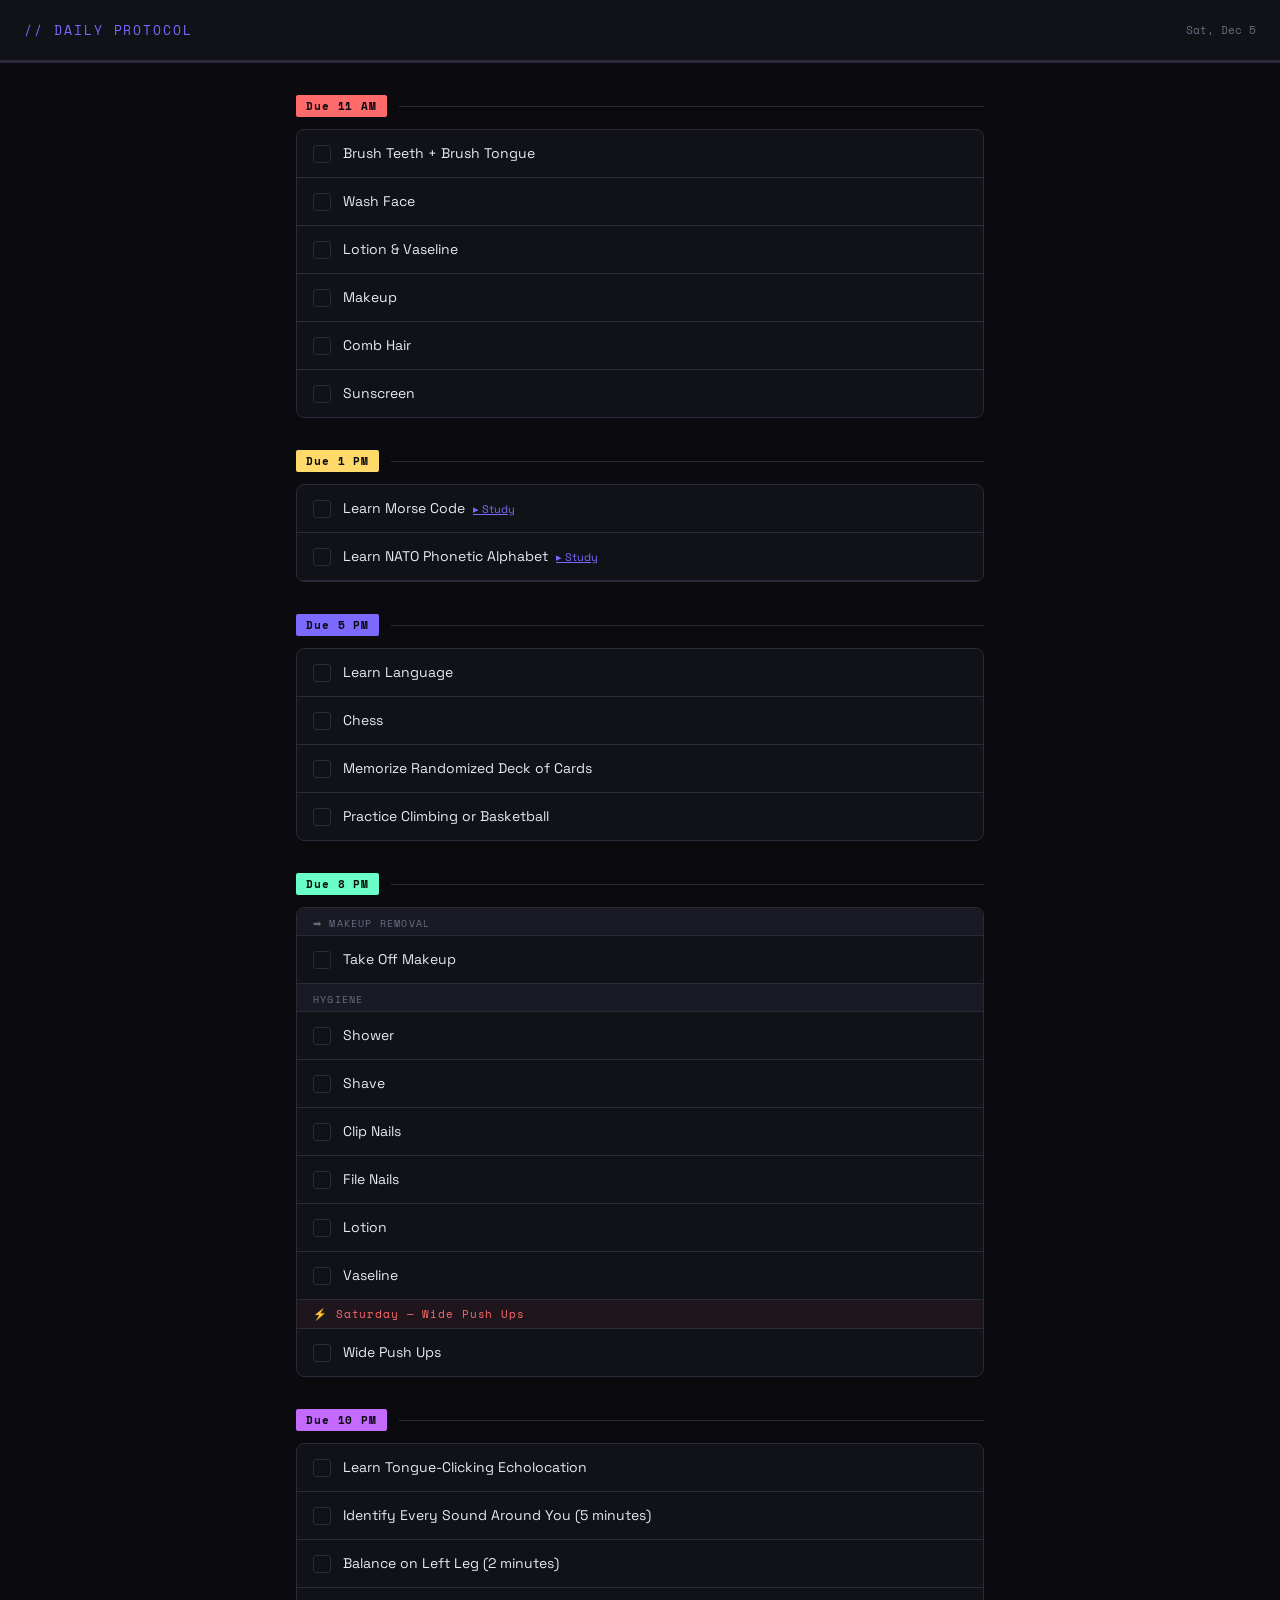
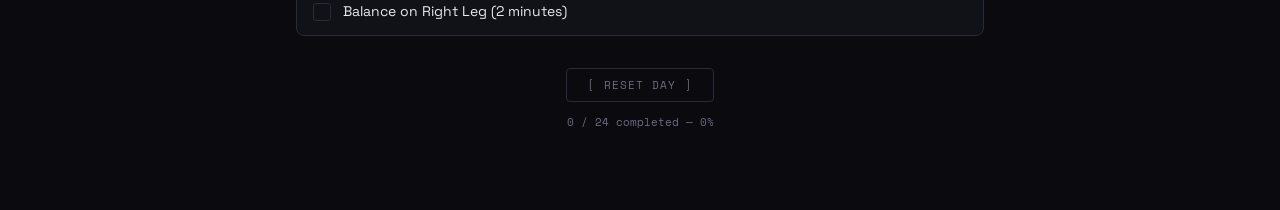
<file: index.html>
<!DOCTYPE html>
<html lang="en">
<head>
<meta charset="UTF-8">
<meta name="viewport" content="width=device-width, initial-scale=1.0">
<title>Daily Protocol</title>
<style>
  @import url('https://fonts.googleapis.com/css2?family=Space+Grotesk:wght@300;400;500;600;700&family=Space+Mono:wght@400;700&display=swap');

  :root {
    --bg: #0a0a0f;
    --surface: #111118;
    --surface2: #1a1a24;
    --border: #2a2a3a;
    --accent: #7c6aff;
    --accent2: #ff6a6a;
    --accent3: #6affc8;
    --text: #e8e8f0;
    --muted: #6b6b80;
    --done: #2a3a2a;
    --done-text: #4a7a4a;
  }

  * { box-sizing: border-box; margin: 0; padding: 0; }

  body {
    background: var(--bg);
    color: var(--text);
    font-family: 'Space Grotesk', sans-serif;
    min-height: 100vh;
    padding: 0 0 80px;
  }

  header {
    background: var(--surface);
    border-bottom: 1px solid var(--border);
    padding: 20px 24px;
    position: sticky;
    top: 0;
    z-index: 100;
    display: flex;
    align-items: center;
    justify-content: space-between;
  }

  .logo {
    font-family: 'Space Mono', monospace;
    font-size: 13px;
    color: var(--accent);
    letter-spacing: 0.15em;
    text-transform: uppercase;
  }

  .date-display {
    font-family: 'Space Mono', monospace;
    font-size: 11px;
    color: var(--muted);
  }

  .progress-bar-wrap {
    background: var(--border);
    height: 2px;
    width: 100%;
    position: sticky;
    top: 61px;
    z-index: 99;
  }
  .progress-bar-fill {
    height: 100%;
    background: linear-gradient(90deg, var(--accent), var(--accent3));
    transition: width 0.4s ease;
    width: 0%;
  }

  main { max-width: 720px; margin: 0 auto; padding: 0 16px; }

  .time-block {
    margin-top: 32px;
  }

  .time-header {
    display: flex;
    align-items: center;
    gap: 12px;
    margin-bottom: 12px;
  }

  .time-badge {
    font-family: 'Space Mono', monospace;
    font-size: 11px;
    font-weight: 700;
    color: var(--bg);
    background: var(--accent);
    padding: 3px 10px;
    border-radius: 2px;
    letter-spacing: 0.08em;
    white-space: nowrap;
  }
  .time-badge.red { background: var(--accent2); }
  .time-badge.green { background: var(--accent3); color: #0a0f0a; }
  .time-badge.yellow { background: #ffd96a; color: #0a0a0f; }
  .time-badge.purple { background: #c46aff; }
  .time-badge.allday { background: var(--muted); }

  .time-rule { flex: 1; height: 1px; background: var(--border); }

  .block-card {
    background: var(--surface);
    border: 1px solid var(--border);
    border-radius: 8px;
    overflow: hidden;
  }

  .checklist-item {
    display: flex;
    align-items: flex-start;
    gap: 12px;
    padding: 13px 16px;
    border-bottom: 1px solid var(--border);
    cursor: pointer;
    transition: background 0.15s;
    user-select: none;
  }
  .checklist-item:last-child { border-bottom: none; }
  .checklist-item:hover { background: var(--surface2); }
  .checklist-item.completed {
    background: var(--done);
    opacity: 0.6;
  }

  .check-box {
    width: 18px;
    height: 18px;
    border: 1.5px solid var(--border);
    border-radius: 3px;
    flex-shrink: 0;
    margin-top: 2px;
    display: flex;
    align-items: center;
    justify-content: center;
    transition: all 0.15s;
  }
  .checklist-item.completed .check-box {
    background: var(--accent3);
    border-color: var(--accent3);
  }
  .check-box svg { display: none; }
  .checklist-item.completed .check-box svg { display: block; }

  .item-text {
    font-size: 14px;
    line-height: 1.5;
    flex: 1;
  }
  .checklist-item.completed .item-text {
    text-decoration: line-through;
    color: var(--done-text);
  }

  .item-arrow {
    font-size: 11px;
    color: var(--accent);
    margin-left: 4px;
    cursor: pointer;
    text-decoration: underline;
    white-space: nowrap;
  }

  .section-label {
    font-size: 10px;
    font-family: 'Space Mono', monospace;
    color: var(--muted);
    letter-spacing: 0.12em;
    text-transform: uppercase;
    padding: 8px 16px 4px;
    background: var(--surface2);
    border-bottom: 1px solid var(--border);
  }

  .day-only-label {
    font-size: 11px;
    font-family: 'Space Mono', monospace;
    color: var(--accent2);
    padding: 6px 16px;
    background: rgba(255,106,106,0.06);
    border-bottom: 1px solid var(--border);
    letter-spacing: 0.08em;
  }

  /* Teaching panels */
  .teach-panel {
    display: none;
    background: var(--surface2);
    border-top: 1px solid var(--border);
    padding: 20px 18px;
  }
  .teach-panel.open { display: block; }

  .teach-panel h3 {
    font-size: 13px;
    font-family: 'Space Mono', monospace;
    color: var(--accent3);
    letter-spacing: 0.1em;
    text-transform: uppercase;
    margin-bottom: 14px;
  }

  .morse-grid, .nato-grid {
    display: grid;
    grid-template-columns: repeat(auto-fill, minmax(110px, 1fr));
    gap: 6px;
    margin-bottom: 10px;
  }

  .morse-item, .nato-item {
    background: var(--surface);
    border: 1px solid var(--border);
    border-radius: 4px;
    padding: 6px 10px;
    font-family: 'Space Mono', monospace;
    font-size: 12px;
  }

  .morse-item .char { color: var(--accent); font-size: 16px; font-weight: 700; }
  .morse-item .code { color: var(--accent3); font-size: 13px; margin-top: 2px; }

  .nato-item .letter { color: var(--accent); font-size: 15px; font-weight: 700; }
  .nato-item .word { color: var(--text); font-size: 12px; margin-top: 1px; }
  .nato-item .phonetic { color: var(--muted); font-size: 10px; }

  .kali-section { margin-top: 10px; }
  .kali-section p { font-size: 13px; line-height: 1.7; color: var(--text); margin-bottom: 8px; }
  .kali-section strong { color: var(--accent3); }
  .kali-section ul { padding-left: 18px; }
  .kali-section li { font-size: 13px; line-height: 1.8; color: var(--text); }

  .sub-checklist {
    margin-top: 0;
  }
  .sub-checklist .checklist-item {
    padding-left: 32px;
  }

  .reset-btn {
    display: block;
    margin: 32px auto 0;
    background: transparent;
    border: 1px solid var(--border);
    color: var(--muted);
    font-family: 'Space Mono', monospace;
    font-size: 11px;
    padding: 8px 20px;
    border-radius: 4px;
    cursor: pointer;
    letter-spacing: 0.1em;
    transition: all 0.2s;
  }
  .reset-btn:hover { border-color: var(--accent2); color: var(--accent2); }

  .progress-text {
    font-family: 'Space Mono', monospace;
    font-size: 11px;
    color: var(--muted);
    text-align: center;
    padding-top: 12px;
  }

  @media (max-width: 480px) {
    .morse-grid, .nato-grid { grid-template-columns: repeat(auto-fill, minmax(90px, 1fr)); }
  }
</style>
</head>
<body>

<header>
  <div class="logo">// Daily Protocol</div>
  <div class="date-display" id="dateDisplay"></div>
</header>
<div class="progress-bar-wrap"><div class="progress-bar-fill" id="progressBar"></div></div>

<main id="app"></main>

<script>
const TODAY = new Date();
const DAY = TODAY.getDay(); // 0=Sun,1=Mon,...,6=Sat

const DAY_NAMES = ['Sunday','Monday','Tuesday','Wednesday','Thursday','Friday','Saturday'];
document.getElementById('dateDisplay').textContent = TODAY.toLocaleDateString('en-US',{weekday:'short',month:'short',day:'numeric'});

// ── DATA ─────────────────────────────────────────────────────────────────────

const WORKOUT_BY_DAY = {
  1: { label: 'Monday — Chin Ups & Bicep Push Ups', items: ['Chin Ups','Bicep Push Ups'] },
  2: { label: 'Tuesday — Pike Push Ups, Handstands & HSPU', items: ['Pike Push Ups','Handstands','Handstand Push Ups (HSPU)'] },
  3: { label: 'Wednesday — Pull Ups, Inverted Rows & Front Levers', items: ['Pull Ups','Inverted Rows','Front Levers'] },
  4: { label: 'Thursday — Dips & Push Ups', items: ['Dips','Push Ups'] },
  5: { label: 'Friday — Core Circuit', items: ['Crunches','Leg Raises','Dragon Flags','L-Sit / V-Sit','Hanging Knee/Leg Raises'] },
  6: { label: 'Saturday — Wide Push Ups', items: ['Wide Push Ups'] },
  0: { label: 'Sunday — Plyometrics', items: ['Jump Squats','Calf Raises'] },
};

const FRIDAY_FULL = [
  'Explosive Push Ups',
  'Explosive Punching Bag Combinations (long range)',
  'Explosive Punching Bag Combinations (short range)',
  'Fast Punching Bag Combinations (long range)',
  'Fast Punching Bag Combinations (short range)',
  'Footwork Drills',
  'Headwork Drills',
  'Reflex & Tennis Ball',
  'Counter Punching',
];

const SUNDAY_FULL_ITEMS = [
  'Taekwondo Practice',
  'Knife Gripping (Kali) — see lesson below',
  'Knife / Pencil Throwing Practice',
];

const SUNDAY_BOOKS = [
  'Small Unit Tactics — Matthew Luke',
  'KUBARK Interrogation Manual',
  'Visual Intelligence — Amy Herman',
  'SAS Survival Handbook — Lofty Wiseman',
  'Memory Palaces: Method of Loci',
];

// ── BUILD UI ──────────────────────────────────────────────────────────────────

function uid(prefix) {
  return prefix + '_' + Math.random().toString(36).slice(2,8);
}

// State: map of itemId -> checked
let state = {};
try { state = JSON.parse(localStorage.getItem('dailyProtocol_' + TODAY.toDateString()) || '{}'); } catch(e){}

function save() { localStorage.setItem('dailyProtocol_' + TODAY.toDateString(), JSON.stringify(state)); }

function toggle(id, el) {
  state[id] = !state[id];
  save();
  if (state[id]) el.classList.add('completed'); else el.classList.remove('completed');
  updateProgress();
}

let totalItems = 0;
const allItemIds = [];

function makeItem(text, id, sectionOverride) {
  allItemIds.push(id);
  totalItems++;
  const div = document.createElement('div');
  div.className = 'checklist-item' + (state[id] ? ' completed' : '');
  div.dataset.id = id;
  div.innerHTML = `
    <div class="check-box">
      <svg width="10" height="8" viewBox="0 0 10 8" fill="none">
        <path d="M1 4L3.5 6.5L9 1" stroke="#0a0f0a" stroke-width="1.8" stroke-linecap="round"/>
      </svg>
    </div>
    <div class="item-text">${text}</div>`;
  div.addEventListener('click', () => toggle(id, div));
  return div;
}

function makeSection(label) {
  const div = document.createElement('div');
  div.className = 'section-label';
  div.textContent = label;
  return div;
}

function makeTimeBlock(badgeText, badgeClass, title) {
  const wrap = document.createElement('div');
  wrap.className = 'time-block';

  const hdr = document.createElement('div');
  hdr.className = 'time-header';
  hdr.innerHTML = `<div class="time-badge ${badgeClass}">Due ${badgeText}</div><div class="time-rule"></div>`;
  wrap.appendChild(hdr);

  const card = document.createElement('div');
  card.className = 'block-card';
  wrap.appendChild(card);

  return { wrap, card };
}

const app = document.getElementById('app');

// ─── 11 AM ───────────────────────────────────────────────────────────────────
{
  const { wrap, card } = makeTimeBlock('11 AM', 'red', 'Morning Routine');
  const items = ['Brush Teeth + Brush Tongue','Wash Face','Lotion & Vaseline','Makeup','Comb Hair','Sunscreen'];
  items.forEach(t => card.appendChild(makeItem(t, 'am11_' + t.replace(/\W+/g,'_'))));
  app.appendChild(wrap);
}

// ─── 1 PM ────────────────────────────────────────────────────────────────────
{
  const { wrap, card } = makeTimeBlock('1 PM', 'yellow', 'Skills');

  const morseId = uid('morse');
  const morseItem = document.createElement('div');
  morseItem.className = 'checklist-item' + (state['learn_morse'] ? ' completed' : '');
  morseItem.innerHTML = `
    <div class="check-box"><svg width="10" height="8" viewBox="0 0 10 8" fill="none"><path d="M1 4L3.5 6.5L9 1" stroke="#0a0f0a" stroke-width="1.8" stroke-linecap="round"/></svg></div>
    <div class="item-text">Learn Morse Code <span class="item-arrow" id="morseToggle">▸ Study</span></div>`;
  allItemIds.push('learn_morse'); totalItems++;
  morseItem.querySelector('.check-box').addEventListener('click', (e) => { e.stopPropagation(); toggle('learn_morse', morseItem); });
  card.appendChild(morseItem);

  const morsePanel = document.createElement('div');
  morsePanel.className = 'teach-panel';
  morsePanel.id = 'morsePanel';
  morsePanel.innerHTML = `<h3>Morse Code — International Standard</h3><div class="morse-grid" id="morseGrid"></div>
    <p style="font-size:12px;color:#6b6b80;margin-top:8px">· = dot (short)  &nbsp; — = dash (long, 3× dot)</p>`;
  card.appendChild(morsePanel);
  morseItem.querySelector('#morseToggle').addEventListener('click', (e) => {
    e.stopPropagation();
    morsePanel.classList.toggle('open');
    e.target.textContent = morsePanel.classList.contains('open') ? '▾ Study' : '▸ Study';
  });

  const MORSE = {A:'·—',B:'—···',C:'—·—·',D:'—··',E:'·',F:'··—·',G:'——·',H:'····',I:'··',J:'·———',K:'—·—',L:'·—··',M:'——',N:'—·',O:'———',P:'·——·',Q:'——·—',R:'·—·',S:'···',T:'—',U:'··—',V:'···—',W:'·——',X:'—··—',Y:'—·——',Z:'——··','0':'—————','1':'·————','2':'··———','3':'···——','4':'····—','5':'·····','6':'—····','7':'——···','8':'———··','9':'————·'};
  const mg = morsePanel.querySelector('#morseGrid');
  Object.entries(MORSE).forEach(([ch,code])=>{
    const d=document.createElement('div'); d.className='morse-item';
    d.innerHTML=`<div class="char">${ch}</div><div class="code">${code}</div>`;
    mg.appendChild(d);
  });

  const natoId = uid('nato');
  const natoItem = document.createElement('div');
  natoItem.className = 'checklist-item' + (state['learn_nato'] ? ' completed' : '');
  natoItem.innerHTML = `
    <div class="check-box"><svg width="10" height="8" viewBox="0 0 10 8" fill="none"><path d="M1 4L3.5 6.5L9 1" stroke="#0a0f0a" stroke-width="1.8" stroke-linecap="round"/></svg></div>
    <div class="item-text">Learn NATO Phonetic Alphabet <span class="item-arrow" id="natoToggle">▸ Study</span></div>`;
  allItemIds.push('learn_nato'); totalItems++;
  natoItem.querySelector('.check-box').addEventListener('click', (e) => { e.stopPropagation(); toggle('learn_nato', natoItem); });
  card.appendChild(natoItem);

  const natoPanel = document.createElement('div');
  natoPanel.className = 'teach-panel';
  natoPanel.id = 'natoPanel';
  natoPanel.innerHTML = `<h3>NATO Phonetic Alphabet</h3><div class="nato-grid" id="natoGrid"></div>`;
  card.appendChild(natoPanel);
  natoItem.querySelector('#natoToggle').addEventListener('click', (e) => {
    e.stopPropagation();
    natoPanel.classList.toggle('open');
    e.target.textContent = natoPanel.classList.contains('open') ? '▾ Study' : '▸ Study';
  });

  const NATO = [['A','Alpha','AL-fah'],['B','Bravo','BRAH-voh'],['C','Charlie','CHAR-lee'],['D','Delta','DEL-tah'],['E','Echo','EK-oh'],['F','Foxtrot','FOKS-trot'],['G','Golf','GOLF'],['H','Hotel','hoh-TEL'],['I','India','IN-dee-ah'],['J','Juliet','JEW-lee-et'],['K','Kilo','KEE-loh'],['L','Lima','LEE-mah'],['M','Mike','MIKE'],['N','November','no-VEM-ber'],['O','Oscar','OSS-car'],['P','Papa','PAH-pah'],['Q','Quebec','keh-BEK'],['R','Romeo','ROH-mee-oh'],['S','Sierra','see-AIR-rah'],['T','Tango','TANG-go'],['U','Uniform','YOU-ni-form'],['V','Victor','VIK-tah'],['W','Whiskey','WISS-key'],['X','X-ray','EKS-ray'],['Y','Yankee','YANG-kee'],['Z','Zulu','ZOO-loo']];
  const ng = natoPanel.querySelector('#natoGrid');
  NATO.forEach(([l,w,p])=>{
    const d=document.createElement('div'); d.className='nato-item';
    d.innerHTML=`<div class="letter">${l}</div><div class="word">${w}</div><div class="phonetic">${p}</div>`;
    ng.appendChild(d);
  });

  app.appendChild(wrap);
}

// ─── 5 PM ────────────────────────────────────────────────────────────────────
{
  const { wrap, card } = makeTimeBlock('5 PM', 'accent', 'Afternoon Skills');
  ['Learn Language','Chess','Memorize Randomized Deck of Cards','Practice Climbing or Basketball'].forEach(t=>{
    card.appendChild(makeItem(t,'pm5_'+t.replace(/\W+/g,'_')));
  });
  app.appendChild(wrap);
}

// ─── 8 PM ────────────────────────────────────────────────────────────────────
{
  const { wrap, card } = makeTimeBlock('8 PM', 'green', 'Evening Routine');

  // Makeup removal section
  card.appendChild(makeSection('➡ Makeup Removal'));
  card.appendChild(makeItem('Take Off Makeup', 'pm8_makeup_removal'));

  // Hygiene section
  card.appendChild(makeSection('Hygiene'));
  ['Shower','Shave','Clip Nails','File Nails','Lotion','Vaseline'].forEach(t=>{
    card.appendChild(makeItem(t,'pm8_'+t.replace(/\W+/g,'_')));
  });

  // Workout — day-specific
  const workout = WORKOUT_BY_DAY[DAY];
  if (workout) {
    const dayLabel = document.createElement('div');
    dayLabel.className = 'day-only-label';
    dayLabel.textContent = '⚡ ' + workout.label;
    card.appendChild(dayLabel);
    workout.items.forEach(t => card.appendChild(makeItem(t,'pm8_workout_'+t.replace(/\W+/g,'_'))));
  }

  app.appendChild(wrap);
}

// ─── 10 PM ───────────────────────────────────────────────────────────────────
{
  const { wrap, card } = makeTimeBlock('10 PM', 'purple', 'Night Skills');
  [
    'Learn Tongue-Clicking Echolocation',
    'Identify Every Sound Around You (5 minutes)',
    'Balance on Left Leg (2 minutes)',
    'Balance on Right Leg (2 minutes)',
  ].forEach(t => card.appendChild(makeItem(t,'pm10_'+t.replace(/\W+/g,'_'))));
  app.appendChild(wrap);
}

// ─── FRIDAY FULL DAY ─────────────────────────────────────────────────────────
if (DAY === 5) {
  const { wrap, card } = makeTimeBlock('Anytime', 'allday', 'Friday — Boxing & Conditioning');
  FRIDAY_FULL.forEach(t => card.appendChild(makeItem(t,'fri_'+t.replace(/\W+/g,'_'))));
  app.appendChild(wrap);
}

// ─── SUNDAY FULL DAY ─────────────────────────────────────────────────────────
if (DAY === 0) {
  const { wrap, card } = makeTimeBlock('Anytime', 'allday', 'Sunday — Combat & Study');

  SUNDAY_FULL_ITEMS.forEach((t,i) => {
    if (i === 1) {
      // Kali item with teach panel
      const item = document.createElement('div');
      item.className = 'checklist-item' + (state['sun_kali'] ? ' completed' : '');
      item.innerHTML = `
        <div class="check-box"><svg width="10" height="8" viewBox="0 0 10 8" fill="none"><path d="M1 4L3.5 6.5L9 1" stroke="#0a0f0a" stroke-width="1.8" stroke-linecap="round"/></svg></div>
        <div class="item-text">Knife Gripping (Kali) <span class="item-arrow" id="kaliToggle">▸ Lesson</span></div>`;
      allItemIds.push('sun_kali'); totalItems++;
      item.querySelector('.check-box').addEventListener('click', (e) => { e.stopPropagation(); toggle('sun_kali', item); });
      card.appendChild(item);

      const kaliPanel = document.createElement('div');
      kaliPanel.className = 'teach-panel';
      kaliPanel.innerHTML = `<h3>Kali / Arnis — Knife Gripping Fundamentals</h3>
        <div class="kali-section">
          <p><strong>What is Kali (Arnis/Eskrima)?</strong><br>
          A Filipino martial art that is weapon-first. You train with sticks, knives, and empty hands interchangeably. Knife work (Daga) is central — the blade is an extension of the hand, not a separate skill.</p>
          <p><strong>The Two Core Grips:</strong></p>
          <ul>
            <li><strong>Forward Grip (Sak-Sak)</strong> — Blade points forward past the pinky side of the fist. Thumb presses the spine of the handle. Most common for slashing and thrusting. Index finger and middle finger do the fine control; ring + pinky anchor the handle.</li>
            <li><strong>Reverse Grip (Pakal)</strong> — Blade points down past the pinky. Thumb wraps over the top of the handle. Used for hooking, close-range work, and trapping an opponent's limb.</li>
          </ul>
          <p style="margin-top:10px"><strong>Grip Principles (apply to both):</strong></p>
          <ul>
            <li>Hold the handle firmly but not white-knuckle — tension travels up your arm and slows you.</li>
            <li>The pinky and ring finger provide the anchor; the top two fingers guide direction.</li>
            <li>Keep the wrist neutral. A cocked or bent wrist bleeds power and control.</li>
            <li>Practice switching grips fluidly: sak-sak → pakal → sak-sak in one smooth hand motion without looking at the blade.</li>
          </ul>
          <p style="margin-top:10px"><strong>Drill: "Live Hand" Awareness</strong><br>
          In Kali, your non-weapon hand (the "live hand") is always active — checking, redirecting, or trapping. While practicing grip transitions, keep your free hand raised and relaxed in a guard position. Never let it hang.</p>
          <p><strong>Safety Note:</strong> Practice all grip and transition drills with a trainer knife or marked practice blade first. Speed comes after precision is automatic.</p>
        </div>`;
      card.appendChild(kaliPanel);
      item.querySelector('#kaliToggle').addEventListener('click', (e) => {
        e.stopPropagation();
        kaliPanel.classList.toggle('open');
        e.target.textContent = kaliPanel.classList.contains('open') ? '▾ Lesson' : '▸ Lesson';
      });
    } else {
      card.appendChild(makeItem(t,'sun_'+t.replace(/\W+/g,'_')));
    }
  });

  // Books sub-checklist
  card.appendChild(makeSection('📚 Reading Progress'));
  SUNDAY_BOOKS.forEach(b => card.appendChild(makeItem(b,'sun_book_'+b.replace(/\W+/g,'_').slice(0,20))));

  app.appendChild(wrap);
}

// ─── PROGRESS ────────────────────────────────────────────────────────────────
function updateProgress() {
  const done = allItemIds.filter(id => state[id]).length;
  const pct = allItemIds.length ? Math.round(done/allItemIds.length*100) : 0;
  document.getElementById('progressBar').style.width = pct + '%';
  let pt = document.getElementById('progressText');
  if (!pt) { pt = document.createElement('p'); pt.className='progress-text'; pt.id='progressText'; app.appendChild(pt); }
  pt.textContent = `${done} / ${allItemIds.length} completed — ${pct}%`;
}

// Reset button
const resetBtn = document.createElement('button');
resetBtn.className = 'reset-btn';
resetBtn.textContent = '[ RESET DAY ]';
resetBtn.addEventListener('click', () => {
  if (!confirm('Clear all checks for today?')) return;
  state = {};
  save();
  document.querySelectorAll('.checklist-item.completed').forEach(el => el.classList.remove('completed'));
  updateProgress();
});
app.appendChild(resetBtn);

updateProgress();
</script>
</body>
</html>
</file>
